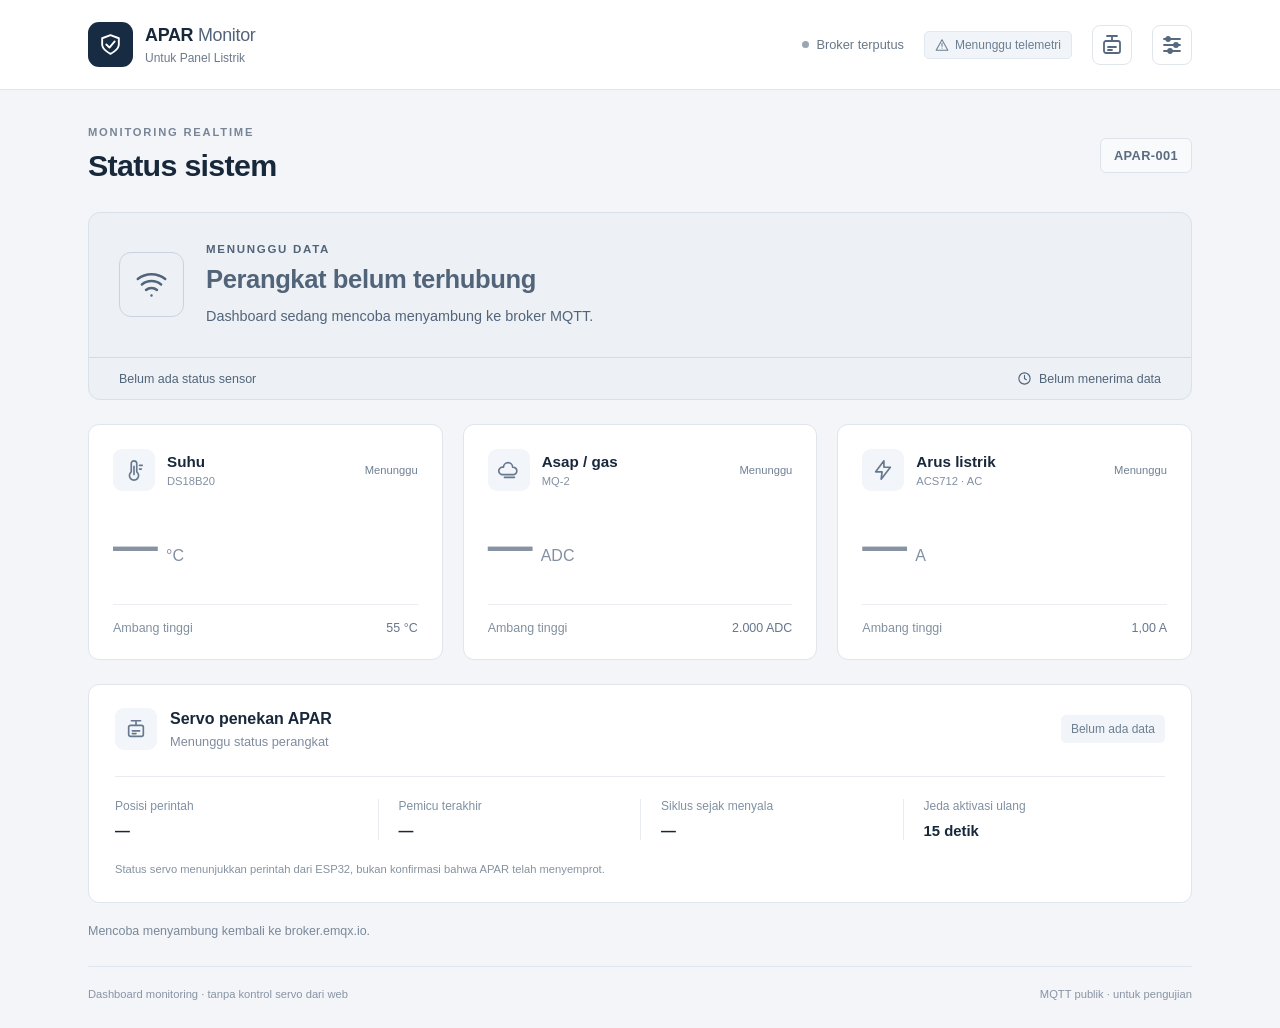
<file: index.html>
<!doctype html>
<html lang="id">
<head>
<meta charset="utf-8"><meta name="viewport" content="width=device-width,initial-scale=1">
<title>APAR Monitor — Status Sistem</title><meta name="description" content="Dashboard MQTT untuk memantau suhu, asap, arus AC, dan status servo ESP32 secara realtime.">
<link rel="icon" href="data:image/svg+xml,%3Csvg xmlns='http://www.w3.org/2000/svg' viewBox='0 0 48 48'%3E%3Crect width='48' height='48' rx='12' fill='%23132335'/%3E%3Ctext x='24' y='34' text-anchor='middle' font-family='sans-serif' font-weight='bold' font-size='32' fill='white'%3EA%3C/text%3E%3C/svg%3E">
<link rel="stylesheet" href="style.css"><script defer src="mqtt.min.js"></script><script defer src="core.js"></script><script defer src="app.js"></script>
</head><body>
<svg class="sprite" aria-hidden="true" xmlns="http://www.w3.org/2000/svg"><defs>
<symbol id="i-shield" viewBox="0 0 24 24"><path d="M12 3 20 6v6c0 5-8 9-8 9s-8-4-8-9V6Z"/><path d="m8 12 3 3 5-6"/></symbol>
<symbol id="i-alert" viewBox="0 0 24 24"><path d="m12 3 10 18H2Z"/><path d="M12 9v5m0 3v.1"/></symbol>
<symbol id="i-clock" viewBox="0 0 24 24"><circle cx="12" cy="12" r="9"/><path d="M12 7v5l3 2"/></symbol>
<symbol id="i-temp" viewBox="0 0 24 24"><path d="M9 14V5a3 3 0 0 1 6 0v9a5 5 0 1 1-6 0Z"/><path d="M12 8v9m6-10h3m-3 4h2"/></symbol>
<symbol id="i-smoke" viewBox="0 0 24 24"><path d="M4 17h13a4 4 0 1 0-1-8 5 5 0 0 0-10 0 4 4 0 0 0-2 8Zm3 3h11"/></symbol>
<symbol id="i-bolt" viewBox="0 0 24 24"><path d="m13 2-9 12h7l-1 8 10-13h-7Z"/></symbol>
<symbol id="i-wifi" viewBox="0 0 24 24"><path d="M2 8a16 16 0 0 1 20 0M5 12a11 11 0 0 1 14 0m-11 4a6 6 0 0 1 8 0m-4 4h.01"/></symbol>
<symbol id="i-settings" viewBox="0 0 24 24"><path d="M4 6h16M4 12h16M4 18h16"/><circle cx="8" cy="6" r="2"/><circle cx="16" cy="12" r="2"/><circle cx="10" cy="18" r="2"/></symbol>
<symbol id="i-servo" viewBox="0 0 24 24"><rect x="4" y="8" width="16" height="12" rx="2"/><path d="M12 8V3m-5 0h10M8 14h8m-8 3h4"/></symbol>
<symbol id="i-arrow" viewBox="0 0 24 24"><path d="M5 12h14m-5-5 5 5-5 5"/></symbol>
<symbol id="i-close" viewBox="0 0 24 24"><path d="m6 6 12 12M6 18 18 6"/></symbol>
</defs></svg>
<header><div class="header-inner"><a href="#" class="brand"><span class="brand-mark"><svg><use href="#i-shield"/></svg></span><div>APAR <b>Monitor</b><small>Untuk Panel Listrik</small></div></a><div class="header-actions"><span class="connection" id="broker-status"><i></i>Menghubungkan</span><span class="verifikasi" id="verifikasi-badge" hidden><svg><use id="verifikasi-icon" href="#i-shield"/></svg><span id="verifikasi-text">Belum terverifikasi</span></span><button id="trigger-settings" class="icon-button" aria-label="Pengaturan pemicu" title="Pengaturan pemicu"><svg><use href="#i-servo"/></svg></button><button id="settings" class="icon-button" aria-label="Pengaturan koneksi" title="Pengaturan koneksi"><svg><use href="#i-settings"/></svg></button></div></div></header>
<main>
<div class="page-heading"><div><span class="eyebrow">MONITORING REALTIME</span><h1>Status sistem</h1></div><span class="device-name" id="device-name">APAR-001</span></div>
<div class="demo-bar" id="demo-bar" hidden><strong>MODE DEMO — bukan data alat</strong><button id="demo-normal">Normal</button><button id="demo-danger">Darurat</button><button id="demo-offline">Terputus</button><button id="demo-exit">Kembali ke MQTT</button></div>
<section class="status-banner waiting" id="status-banner" aria-label="Status sistem"><div class="status-main"><div class="status-icon"><svg><use id="status-icon" href="#i-wifi"/></svg></div><div><div class="status-label" id="status-label">MENUNGGU DATA</div><h2 id="status-title">Perangkat belum terhubung</h2><p id="status-detail">Menunggu pembacaan terbaru dari ESP32.</p></div></div><div class="status-bottom"><span id="trigger-text">Belum ada status sensor</span><span class="last-updated"><svg><use href="#i-clock"/></svg><span id="last-updated">Belum menerima data</span></span></div></section>
<section class="servo-alert" id="servo-alert" hidden aria-live="polite"><span class="servo-alert-icon"><svg><use id="servo-alert-icon" href="#i-alert"/></svg></span><div class="servo-alert-body"><div class="servo-alert-label" id="servo-alert-label">SERVO BERGERAK</div><h2 id="servo-alert-title">Servo sedang diperintahkan menekan APAR</h2><p id="servo-alert-detail"></p><p class="servo-alert-rule" id="servo-alert-rule"></p></div><span class="servo-alert-age" id="servo-alert-age"></span></section>
<div class="cards">
<article class="sensor-card" id="card-temperature"><div class="card-top"><span class="sensor-icon"><svg><use href="#i-temp"/></svg></span><div><h2>Suhu</h2><span>DS18B20</span></div><span class="sensor-status" id="temperature-status">Menunggu</span></div><div class="reading"><strong id="temperature-value">—</strong><span>°C</span></div><div class="card-bottom"><span>Ambang tinggi</span><strong><span id="temperature-limit">55</span> °C</strong></div></article>
<article class="sensor-card" id="card-smoke"><div class="card-top"><span class="sensor-icon"><svg><use href="#i-smoke"/></svg></span><div><h2>Asap / gas</h2><span>MQ-2</span></div><span class="sensor-status" id="smoke-status">Menunggu</span></div><div class="reading"><strong id="smoke-value">—</strong><span>ADC</span></div><div class="card-bottom"><span>Ambang tinggi</span><strong><span id="smoke-limit">2000</span> ADC</strong></div></article>
<article class="sensor-card" id="card-current"><div class="card-top"><span class="sensor-icon"><svg><use href="#i-bolt"/></svg></span><div><h2>Arus listrik</h2><span>ACS712 · AC</span></div><span class="sensor-status" id="current-status">Menunggu</span></div><div class="reading"><strong id="current-value">—</strong><span>A</span></div><div class="card-bottom"><span>Ambang tinggi</span><strong><span id="current-limit">1,00</span> A</strong></div></article>
</div>
<section class="actuator"><div class="actuator-heading"><span class="sensor-icon"><svg><use href="#i-servo"/></svg></span><div><h2>Servo penekan APAR</h2><p id="servo-description">Menunggu status perangkat</p></div><span class="servo-badge" id="servo-badge">Belum ada data</span></div><div class="actuator-values"><div><span>Posisi perintah</span><strong id="servo-angle">—</strong></div><div><span>Pemicu terakhir</span><strong id="last-trigger">—</strong></div><div><span>Siklus sejak menyala</span><strong id="activation-count">—</strong></div><div><span>Jeda aktivasi ulang</span><strong id="repeat-delay">15 detik</strong></div></div><p class="actuator-note">Status servo menunjukkan perintah dari ESP32, bukan konfirmasi bahwa APAR telah menyemprot.</p></section>
<div class="connection-note" id="connection-note" role="status">Menghubungkan ke broker.emqx.io.</div><button type="button" class="urutan-reset" id="urutan-reset" hidden>Atur ulang urutan pesan</button>
<footer><span>Dashboard monitoring · tanpa kontrol servo dari web</span><span>MQTT publik · untuk pengujian</span></footer>
</main>
<dialog id="settings-dialog"><form id="settings-form"><div class="dialog-heading"><h2>Koneksi perangkat</h2><button type="button" class="icon-button" id="close-settings" aria-label="Tutup"><svg><use href="#i-close"/></svg></button></div><p>Gunakan topik yang sama dengan kode ESP32.</p><label>Topik MQTT<input id="topic-input" required maxlength="180" spellcheck="false" autocomplete="off"></label><label>ID perangkat<input id="device-input" required maxlength="40" pattern="[A-Za-z0-9_-]+" value="APAR-001" spellcheck="false"></label><div class="broker-info"><span>Broker</span><strong>broker.emqx.io</strong><span>WebSocket aman</span><strong>Port 8084 /mqtt</strong></div><p class="form-error" id="form-error"></p><button type="submit" class="primary-button">Simpan & hubungkan</button><button type="button" id="preview-demo" class="text-button">Lihat contoh tampilan</button><p class="small-note">Broker ini publik. Jangan kirim data pribadi atau informasi rahasia.</p></form></dialog>
<dialog id="trigger-dialog"><form id="trigger-form"><div class="dialog-heading"><h2>Pengaturan Pemicu</h2><button type="button" class="icon-button" id="close-trigger" aria-label="Tutup"><svg><use href="#i-close"/></svg></button></div>
<p class="sync-status" id="sync-status">Belum ada kondisi perangkat yang diterima.</p>
<div class="trigger-grid">
<div class="trigger-col"><h3>Sensor aktif</h3><label class="checkbox-label"><input type="checkbox" id="enable-suhu" checked> Suhu (DS18B20)</label><label class="checkbox-label"><input type="checkbox" id="enable-mq" checked> Asap / Gas (MQ-2)</label><label class="checkbox-label"><input type="checkbox" id="enable-arus" checked> Arus Listrik (ACS712)</label>
<h3>Logika pemicu</h3><label class="radio-label"><input type="radio" name="logic" value="or" checked> OR — salah satu exceed</label><label class="radio-label"><input type="radio" name="logic" value="and"> AND — min. jumlah exceed</label>
<h3>Jumlah minimum</h3><div class="min-radios"><label class="radio-label"><input type="radio" name="min" value="1" checked> 1</label><label class="radio-label"><input type="radio" name="min" value="2"> 2</label><label class="radio-label"><input type="radio" name="min" value="3"> 3</label></div></div>
<div class="trigger-col"><h3>Ambang batas</h3><div class="threshold-row"><label>Suhu</label><div class="threshold-input"><input type="number" id="threshold-suhu" value="55" min="1" max="200" step="0.5"><span>°C</span></div></div><div class="threshold-row"><label>MQ-2</label><div class="threshold-input"><input type="number" id="threshold-mq" value="2000" min="1" max="4095"><span>ADC</span></div></div><div class="threshold-row"><label>Arus</label><div class="threshold-input"><input type="number" id="threshold-arus" value="1.0" min="0.1" max="100" step="0.1"><span>A</span></div></div></div></div>
<label class="secret-field">Kunci config — harus sama dengan <code>MQTT_CONFIG_SECRET</code> di firmware<input type="password" id="config-secret" maxlength="64" autocomplete="off" spellcheck="false" placeholder="8-64 karakter ASCII"></label>
<p class="form-error" id="trigger-error"></p>
<div class="button-row"><button type="button" id="reset-trigger" class="text-button">Reset</button><button type="submit" class="primary-button">Simpan ke ESP32</button></div></form></dialog>
</body></html>
</file>
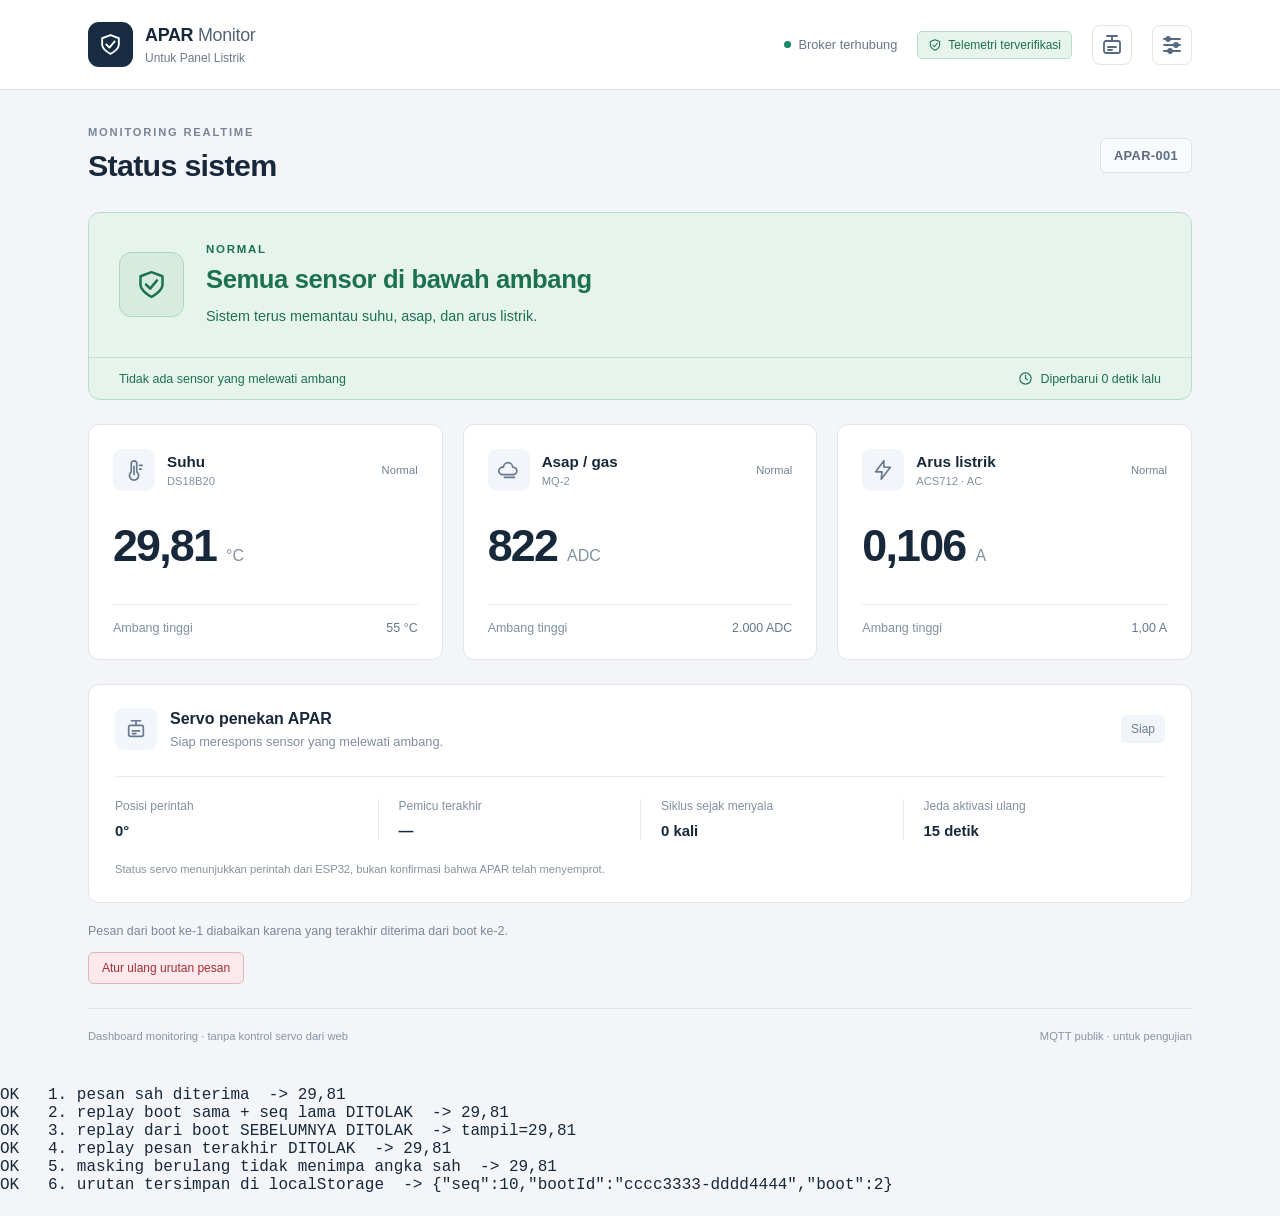
<file: _uji-replay.html>
<!doctype html>
<html lang="id">
<head>
<meta charset="utf-8"><meta name="viewport" content="width=device-width,initial-scale=1">
<title>APAR Monitor — Status Sistem</title><meta name="description" content="Dashboard MQTT untuk memantau suhu, asap, arus AC, dan status servo ESP32 secara realtime.">
<link rel="icon" href="data:image/svg+xml,%3Csvg xmlns='http://www.w3.org/2000/svg' viewBox='0 0 48 48'%3E%3Crect width='48' height='48' rx='12' fill='%23132335'/%3E%3Ctext x='24' y='34' text-anchor='middle' font-family='sans-serif' font-weight='bold' font-size='32' fill='white'%3EA%3C/text%3E%3C/svg%3E">
<link rel="stylesheet" href="style.css"><script>try{localStorage.setItem('apar-mqtt-config',JSON.stringify({topic:'apar/uji/telemetry',deviceId:'APAR-001'}));localStorage.setItem('apar-config-secret','KunciUji12345');}catch(e){}</script><script defer src="mqtt.min.js"></script><script defer src="_uji-replay-shim.js"></script><script defer src="core.js"></script><script defer src="app.js"></script>
</head><body>
<svg class="sprite" aria-hidden="true" xmlns="http://www.w3.org/2000/svg"><defs>
<symbol id="i-shield" viewBox="0 0 24 24"><path d="M12 3 20 6v6c0 5-8 9-8 9s-8-4-8-9V6Z"/><path d="m8 12 3 3 5-6"/></symbol>
<symbol id="i-alert" viewBox="0 0 24 24"><path d="m12 3 10 18H2Z"/><path d="M12 9v5m0 3v.1"/></symbol>
<symbol id="i-clock" viewBox="0 0 24 24"><circle cx="12" cy="12" r="9"/><path d="M12 7v5l3 2"/></symbol>
<symbol id="i-temp" viewBox="0 0 24 24"><path d="M9 14V5a3 3 0 0 1 6 0v9a5 5 0 1 1-6 0Z"/><path d="M12 8v9m6-10h3m-3 4h2"/></symbol>
<symbol id="i-smoke" viewBox="0 0 24 24"><path d="M4 17h13a4 4 0 1 0-1-8 5 5 0 0 0-10 0 4 4 0 0 0-2 8Zm3 3h11"/></symbol>
<symbol id="i-bolt" viewBox="0 0 24 24"><path d="m13 2-9 12h7l-1 8 10-13h-7Z"/></symbol>
<symbol id="i-wifi" viewBox="0 0 24 24"><path d="M2 8a16 16 0 0 1 20 0M5 12a11 11 0 0 1 14 0m-11 4a6 6 0 0 1 8 0m-4 4h.01"/></symbol>
<symbol id="i-settings" viewBox="0 0 24 24"><path d="M4 6h16M4 12h16M4 18h16"/><circle cx="8" cy="6" r="2"/><circle cx="16" cy="12" r="2"/><circle cx="10" cy="18" r="2"/></symbol>
<symbol id="i-servo" viewBox="0 0 24 24"><rect x="4" y="8" width="16" height="12" rx="2"/><path d="M12 8V3m-5 0h10M8 14h8m-8 3h4"/></symbol>
<symbol id="i-arrow" viewBox="0 0 24 24"><path d="M5 12h14m-5-5 5 5-5 5"/></symbol>
<symbol id="i-close" viewBox="0 0 24 24"><path d="m6 6 12 12M6 18 18 6"/></symbol>
</defs></svg>
<header><div class="header-inner"><a href="#" class="brand"><span class="brand-mark"><svg><use href="#i-shield"/></svg></span><div>APAR <b>Monitor</b><small>Untuk Panel Listrik</small></div></a><div class="header-actions"><span class="connection" id="broker-status"><i></i>Menghubungkan</span><span class="verifikasi" id="verifikasi-badge" hidden><svg><use id="verifikasi-icon" href="#i-shield"/></svg><span id="verifikasi-text">Belum terverifikasi</span></span><button id="trigger-settings" class="icon-button" aria-label="Pengaturan pemicu" title="Pengaturan pemicu"><svg><use href="#i-servo"/></svg></button><button id="settings" class="icon-button" aria-label="Pengaturan koneksi" title="Pengaturan koneksi"><svg><use href="#i-settings"/></svg></button></div></div></header>
<main>
<div class="page-heading"><div><span class="eyebrow">MONITORING REALTIME</span><h1>Status sistem</h1></div><span class="device-name" id="device-name">APAR-001</span></div>
<div class="demo-bar" id="demo-bar" hidden><strong>MODE DEMO — bukan data alat</strong><button id="demo-normal">Normal</button><button id="demo-danger">Darurat</button><button id="demo-offline">Terputus</button><button id="demo-exit">Kembali ke MQTT</button></div>
<section class="status-banner waiting" id="status-banner" aria-label="Status sistem"><div class="status-main"><div class="status-icon"><svg><use id="status-icon" href="#i-wifi"/></svg></div><div><div class="status-label" id="status-label">MENUNGGU DATA</div><h2 id="status-title">Perangkat belum terhubung</h2><p id="status-detail">Menunggu pembacaan terbaru dari ESP32.</p></div></div><div class="status-bottom"><span id="trigger-text">Belum ada status sensor</span><span class="last-updated"><svg><use href="#i-clock"/></svg><span id="last-updated">Belum menerima data</span></span></div></section>
<section class="servo-alert" id="servo-alert" hidden aria-live="polite"><span class="servo-alert-icon"><svg><use id="servo-alert-icon" href="#i-alert"/></svg></span><div class="servo-alert-body"><div class="servo-alert-label" id="servo-alert-label">SERVO BERGERAK</div><h2 id="servo-alert-title">Servo sedang diperintahkan menekan APAR</h2><p id="servo-alert-detail"></p><p class="servo-alert-rule" id="servo-alert-rule"></p></div><span class="servo-alert-age" id="servo-alert-age"></span></section>
<div class="cards">
<article class="sensor-card" id="card-temperature"><div class="card-top"><span class="sensor-icon"><svg><use href="#i-temp"/></svg></span><div><h2>Suhu</h2><span>DS18B20</span></div><span class="sensor-status" id="temperature-status">Menunggu</span></div><div class="reading"><strong id="temperature-value">—</strong><span>°C</span></div><div class="card-bottom"><span>Ambang tinggi</span><strong><span id="temperature-limit">55</span> °C</strong></div></article>
<article class="sensor-card" id="card-smoke"><div class="card-top"><span class="sensor-icon"><svg><use href="#i-smoke"/></svg></span><div><h2>Asap / gas</h2><span>MQ-2</span></div><span class="sensor-status" id="smoke-status">Menunggu</span></div><div class="reading"><strong id="smoke-value">—</strong><span>ADC</span></div><div class="card-bottom"><span>Ambang tinggi</span><strong><span id="smoke-limit">2000</span> ADC</strong></div></article>
<article class="sensor-card" id="card-current"><div class="card-top"><span class="sensor-icon"><svg><use href="#i-bolt"/></svg></span><div><h2>Arus listrik</h2><span>ACS712 · AC</span></div><span class="sensor-status" id="current-status">Menunggu</span></div><div class="reading"><strong id="current-value">—</strong><span>A</span></div><div class="card-bottom"><span>Ambang tinggi</span><strong><span id="current-limit">1,00</span> A</strong></div></article>
</div>
<section class="actuator"><div class="actuator-heading"><span class="sensor-icon"><svg><use href="#i-servo"/></svg></span><div><h2>Servo penekan APAR</h2><p id="servo-description">Menunggu status perangkat</p></div><span class="servo-badge" id="servo-badge">Belum ada data</span></div><div class="actuator-values"><div><span>Posisi perintah</span><strong id="servo-angle">—</strong></div><div><span>Pemicu terakhir</span><strong id="last-trigger">—</strong></div><div><span>Siklus sejak menyala</span><strong id="activation-count">—</strong></div><div><span>Jeda aktivasi ulang</span><strong id="repeat-delay">15 detik</strong></div></div><p class="actuator-note">Status servo menunjukkan perintah dari ESP32, bukan konfirmasi bahwa APAR telah menyemprot.</p></section>
<div class="connection-note" id="connection-note" role="status">Menghubungkan ke broker.emqx.io.</div><button type="button" class="urutan-reset" id="urutan-reset" hidden>Atur ulang urutan pesan</button>
<footer><span>Dashboard monitoring · tanpa kontrol servo dari web</span><span>MQTT publik · untuk pengujian</span></footer>
</main>
<dialog id="settings-dialog"><form id="settings-form"><div class="dialog-heading"><h2>Koneksi perangkat</h2><button type="button" class="icon-button" id="close-settings" aria-label="Tutup"><svg><use href="#i-close"/></svg></button></div><p>Gunakan topik yang sama dengan kode ESP32.</p><label>Topik MQTT<input id="topic-input" required maxlength="180" spellcheck="false" autocomplete="off"></label><label>ID perangkat<input id="device-input" required maxlength="40" pattern="[A-Za-z0-9_-]+" value="APAR-001" spellcheck="false"></label><div class="broker-info"><span>Broker</span><strong>broker.emqx.io</strong><span>WebSocket aman</span><strong>Port 8084 /mqtt</strong></div><p class="form-error" id="form-error"></p><button type="submit" class="primary-button">Simpan & hubungkan</button><button type="button" id="preview-demo" class="text-button">Lihat contoh tampilan</button><p class="small-note">Broker ini publik. Jangan kirim data pribadi atau informasi rahasia.</p></form></dialog>
<dialog id="trigger-dialog"><form id="trigger-form"><div class="dialog-heading"><h2>Pengaturan Pemicu</h2><button type="button" class="icon-button" id="close-trigger" aria-label="Tutup"><svg><use href="#i-close"/></svg></button></div>
<p class="sync-status" id="sync-status">Belum ada kondisi perangkat yang diterima.</p>
<div class="trigger-grid">
<div class="trigger-col"><h3>Sensor aktif</h3><label class="checkbox-label"><input type="checkbox" id="enable-suhu" checked> Suhu (DS18B20)</label><label class="checkbox-label"><input type="checkbox" id="enable-mq" checked> Asap / Gas (MQ-2)</label><label class="checkbox-label"><input type="checkbox" id="enable-arus" checked> Arus Listrik (ACS712)</label>
<h3>Logika pemicu</h3><label class="radio-label"><input type="radio" name="logic" value="or" checked> OR — salah satu exceed</label><label class="radio-label"><input type="radio" name="logic" value="and"> AND — min. jumlah exceed</label>
<h3>Jumlah minimum</h3><div class="min-radios"><label class="radio-label"><input type="radio" name="min" value="1" checked> 1</label><label class="radio-label"><input type="radio" name="min" value="2"> 2</label><label class="radio-label"><input type="radio" name="min" value="3"> 3</label></div></div>
<div class="trigger-col"><h3>Ambang batas</h3><div class="threshold-row"><label>Suhu</label><div class="threshold-input"><input type="number" id="threshold-suhu" value="55" min="1" max="200" step="0.5"><span>°C</span></div></div><div class="threshold-row"><label>MQ-2</label><div class="threshold-input"><input type="number" id="threshold-mq" value="2000" min="1" max="4095"><span>ADC</span></div></div><div class="threshold-row"><label>Arus</label><div class="threshold-input"><input type="number" id="threshold-arus" value="1.0" min="0.1" max="100" step="0.1"><span>A</span></div></div></div></div>
<label class="secret-field">Kunci config — harus sama dengan <code>MQTT_CONFIG_SECRET</code> di firmware<input type="password" id="config-secret" maxlength="64" autocomplete="off" spellcheck="false" placeholder="8-64 karakter ASCII"></label>
<p class="form-error" id="trigger-error"></p>
<div class="button-row"><button type="button" id="reset-trigger" class="text-button">Reset</button><button type="submit" class="primary-button">Simpan ke ESP32</button></div></form></dialog>
<script defer src="_uji-replay.js"></script></body></html>
</file>
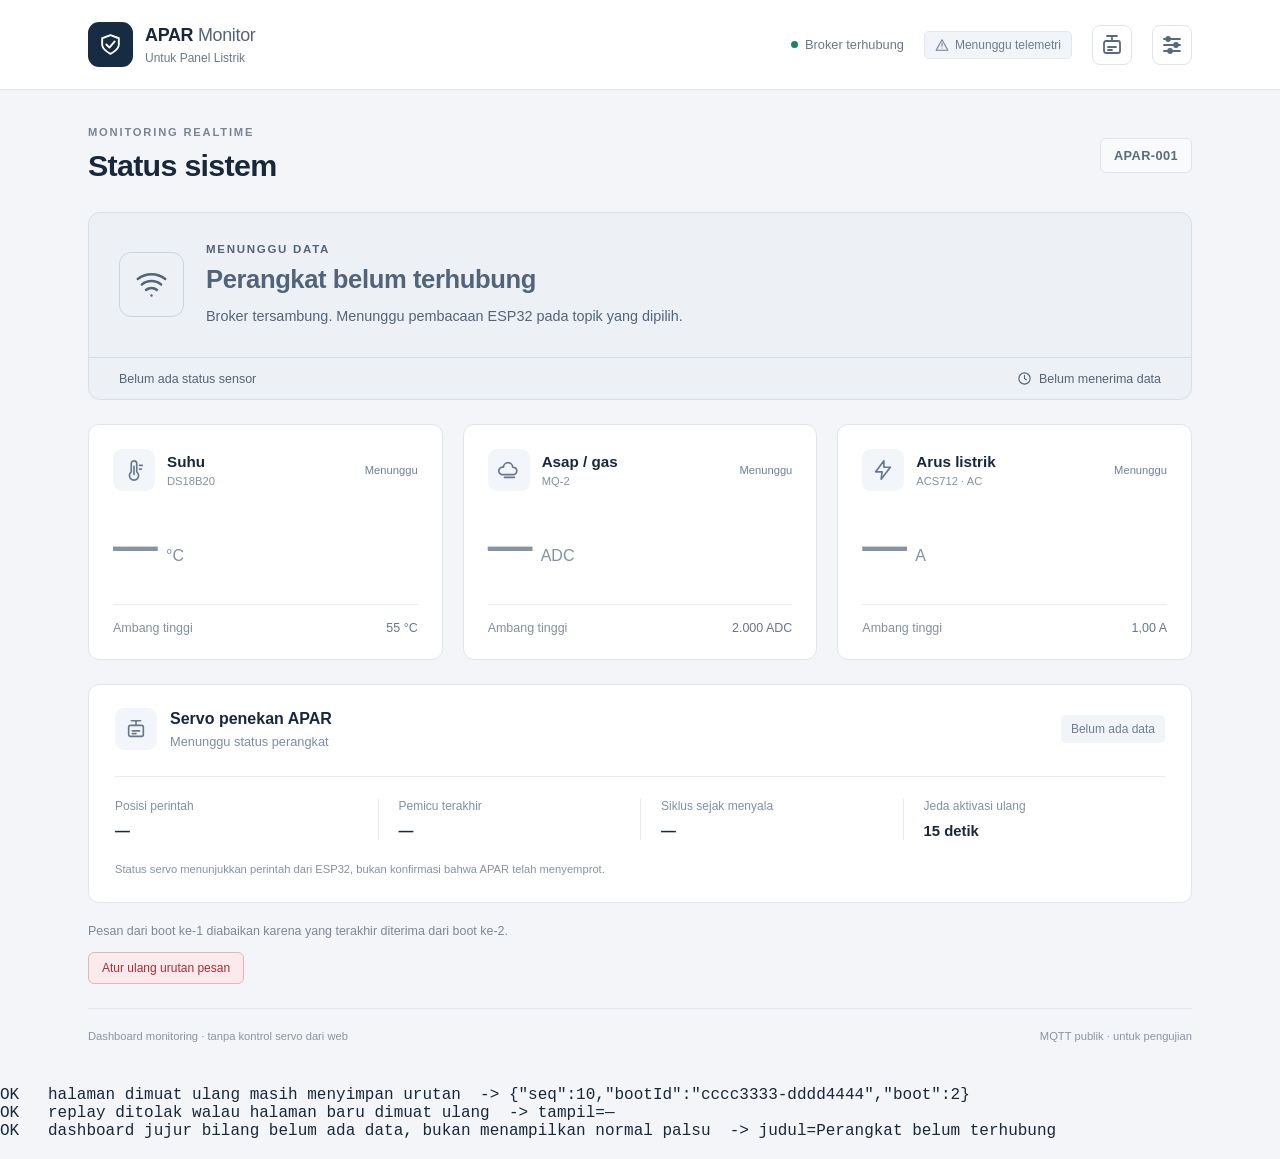
<file: _uji-replay2.html>
<!doctype html>
<html lang="id">
<head>
<meta charset="utf-8"><meta name="viewport" content="width=device-width,initial-scale=1">
<title>APAR Monitor — Status Sistem</title><meta name="description" content="Dashboard MQTT untuk memantau suhu, asap, arus AC, dan status servo ESP32 secara realtime.">
<link rel="icon" href="data:image/svg+xml,%3Csvg xmlns='http://www.w3.org/2000/svg' viewBox='0 0 48 48'%3E%3Crect width='48' height='48' rx='12' fill='%23132335'/%3E%3Ctext x='24' y='34' text-anchor='middle' font-family='sans-serif' font-weight='bold' font-size='32' fill='white'%3EA%3C/text%3E%3C/svg%3E">
<link rel="stylesheet" href="style.css"><script>try{localStorage.setItem('apar-mqtt-config',JSON.stringify({topic:'apar/uji/telemetry',deviceId:'APAR-001'}));localStorage.setItem('apar-config-secret','KunciUji12345');}catch(e){}</script><script defer src="mqtt.min.js"></script><script defer src="_uji-replay-shim.js"></script><script defer src="core.js"></script><script defer src="app.js"></script>
</head><body>
<svg class="sprite" aria-hidden="true" xmlns="http://www.w3.org/2000/svg"><defs>
<symbol id="i-shield" viewBox="0 0 24 24"><path d="M12 3 20 6v6c0 5-8 9-8 9s-8-4-8-9V6Z"/><path d="m8 12 3 3 5-6"/></symbol>
<symbol id="i-alert" viewBox="0 0 24 24"><path d="m12 3 10 18H2Z"/><path d="M12 9v5m0 3v.1"/></symbol>
<symbol id="i-clock" viewBox="0 0 24 24"><circle cx="12" cy="12" r="9"/><path d="M12 7v5l3 2"/></symbol>
<symbol id="i-temp" viewBox="0 0 24 24"><path d="M9 14V5a3 3 0 0 1 6 0v9a5 5 0 1 1-6 0Z"/><path d="M12 8v9m6-10h3m-3 4h2"/></symbol>
<symbol id="i-smoke" viewBox="0 0 24 24"><path d="M4 17h13a4 4 0 1 0-1-8 5 5 0 0 0-10 0 4 4 0 0 0-2 8Zm3 3h11"/></symbol>
<symbol id="i-bolt" viewBox="0 0 24 24"><path d="m13 2-9 12h7l-1 8 10-13h-7Z"/></symbol>
<symbol id="i-wifi" viewBox="0 0 24 24"><path d="M2 8a16 16 0 0 1 20 0M5 12a11 11 0 0 1 14 0m-11 4a6 6 0 0 1 8 0m-4 4h.01"/></symbol>
<symbol id="i-settings" viewBox="0 0 24 24"><path d="M4 6h16M4 12h16M4 18h16"/><circle cx="8" cy="6" r="2"/><circle cx="16" cy="12" r="2"/><circle cx="10" cy="18" r="2"/></symbol>
<symbol id="i-servo" viewBox="0 0 24 24"><rect x="4" y="8" width="16" height="12" rx="2"/><path d="M12 8V3m-5 0h10M8 14h8m-8 3h4"/></symbol>
<symbol id="i-arrow" viewBox="0 0 24 24"><path d="M5 12h14m-5-5 5 5-5 5"/></symbol>
<symbol id="i-close" viewBox="0 0 24 24"><path d="m6 6 12 12M6 18 18 6"/></symbol>
</defs></svg>
<header><div class="header-inner"><a href="#" class="brand"><span class="brand-mark"><svg><use href="#i-shield"/></svg></span><div>APAR <b>Monitor</b><small>Untuk Panel Listrik</small></div></a><div class="header-actions"><span class="connection" id="broker-status"><i></i>Menghubungkan</span><span class="verifikasi" id="verifikasi-badge" hidden><svg><use id="verifikasi-icon" href="#i-shield"/></svg><span id="verifikasi-text">Belum terverifikasi</span></span><button id="trigger-settings" class="icon-button" aria-label="Pengaturan pemicu" title="Pengaturan pemicu"><svg><use href="#i-servo"/></svg></button><button id="settings" class="icon-button" aria-label="Pengaturan koneksi" title="Pengaturan koneksi"><svg><use href="#i-settings"/></svg></button></div></div></header>
<main>
<div class="page-heading"><div><span class="eyebrow">MONITORING REALTIME</span><h1>Status sistem</h1></div><span class="device-name" id="device-name">APAR-001</span></div>
<div class="demo-bar" id="demo-bar" hidden><strong>MODE DEMO — bukan data alat</strong><button id="demo-normal">Normal</button><button id="demo-danger">Darurat</button><button id="demo-offline">Terputus</button><button id="demo-exit">Kembali ke MQTT</button></div>
<section class="status-banner waiting" id="status-banner" aria-label="Status sistem"><div class="status-main"><div class="status-icon"><svg><use id="status-icon" href="#i-wifi"/></svg></div><div><div class="status-label" id="status-label">MENUNGGU DATA</div><h2 id="status-title">Perangkat belum terhubung</h2><p id="status-detail">Menunggu pembacaan terbaru dari ESP32.</p></div></div><div class="status-bottom"><span id="trigger-text">Belum ada status sensor</span><span class="last-updated"><svg><use href="#i-clock"/></svg><span id="last-updated">Belum menerima data</span></span></div></section>
<section class="servo-alert" id="servo-alert" hidden aria-live="polite"><span class="servo-alert-icon"><svg><use id="servo-alert-icon" href="#i-alert"/></svg></span><div class="servo-alert-body"><div class="servo-alert-label" id="servo-alert-label">SERVO BERGERAK</div><h2 id="servo-alert-title">Servo sedang diperintahkan menekan APAR</h2><p id="servo-alert-detail"></p><p class="servo-alert-rule" id="servo-alert-rule"></p></div><span class="servo-alert-age" id="servo-alert-age"></span></section>
<div class="cards">
<article class="sensor-card" id="card-temperature"><div class="card-top"><span class="sensor-icon"><svg><use href="#i-temp"/></svg></span><div><h2>Suhu</h2><span>DS18B20</span></div><span class="sensor-status" id="temperature-status">Menunggu</span></div><div class="reading"><strong id="temperature-value">—</strong><span>°C</span></div><div class="card-bottom"><span>Ambang tinggi</span><strong><span id="temperature-limit">55</span> °C</strong></div></article>
<article class="sensor-card" id="card-smoke"><div class="card-top"><span class="sensor-icon"><svg><use href="#i-smoke"/></svg></span><div><h2>Asap / gas</h2><span>MQ-2</span></div><span class="sensor-status" id="smoke-status">Menunggu</span></div><div class="reading"><strong id="smoke-value">—</strong><span>ADC</span></div><div class="card-bottom"><span>Ambang tinggi</span><strong><span id="smoke-limit">2000</span> ADC</strong></div></article>
<article class="sensor-card" id="card-current"><div class="card-top"><span class="sensor-icon"><svg><use href="#i-bolt"/></svg></span><div><h2>Arus listrik</h2><span>ACS712 · AC</span></div><span class="sensor-status" id="current-status">Menunggu</span></div><div class="reading"><strong id="current-value">—</strong><span>A</span></div><div class="card-bottom"><span>Ambang tinggi</span><strong><span id="current-limit">1,00</span> A</strong></div></article>
</div>
<section class="actuator"><div class="actuator-heading"><span class="sensor-icon"><svg><use href="#i-servo"/></svg></span><div><h2>Servo penekan APAR</h2><p id="servo-description">Menunggu status perangkat</p></div><span class="servo-badge" id="servo-badge">Belum ada data</span></div><div class="actuator-values"><div><span>Posisi perintah</span><strong id="servo-angle">—</strong></div><div><span>Pemicu terakhir</span><strong id="last-trigger">—</strong></div><div><span>Siklus sejak menyala</span><strong id="activation-count">—</strong></div><div><span>Jeda aktivasi ulang</span><strong id="repeat-delay">15 detik</strong></div></div><p class="actuator-note">Status servo menunjukkan perintah dari ESP32, bukan konfirmasi bahwa APAR telah menyemprot.</p></section>
<div class="connection-note" id="connection-note" role="status">Menghubungkan ke broker.emqx.io.</div><button type="button" class="urutan-reset" id="urutan-reset" hidden>Atur ulang urutan pesan</button>
<footer><span>Dashboard monitoring · tanpa kontrol servo dari web</span><span>MQTT publik · untuk pengujian</span></footer>
</main>
<dialog id="settings-dialog"><form id="settings-form"><div class="dialog-heading"><h2>Koneksi perangkat</h2><button type="button" class="icon-button" id="close-settings" aria-label="Tutup"><svg><use href="#i-close"/></svg></button></div><p>Gunakan topik yang sama dengan kode ESP32.</p><label>Topik MQTT<input id="topic-input" required maxlength="180" spellcheck="false" autocomplete="off"></label><label>ID perangkat<input id="device-input" required maxlength="40" pattern="[A-Za-z0-9_-]+" value="APAR-001" spellcheck="false"></label><div class="broker-info"><span>Broker</span><strong>broker.emqx.io</strong><span>WebSocket aman</span><strong>Port 8084 /mqtt</strong></div><p class="form-error" id="form-error"></p><button type="submit" class="primary-button">Simpan & hubungkan</button><button type="button" id="preview-demo" class="text-button">Lihat contoh tampilan</button><p class="small-note">Broker ini publik. Jangan kirim data pribadi atau informasi rahasia.</p></form></dialog>
<dialog id="trigger-dialog"><form id="trigger-form"><div class="dialog-heading"><h2>Pengaturan Pemicu</h2><button type="button" class="icon-button" id="close-trigger" aria-label="Tutup"><svg><use href="#i-close"/></svg></button></div>
<p class="sync-status" id="sync-status">Belum ada kondisi perangkat yang diterima.</p>
<div class="trigger-grid">
<div class="trigger-col"><h3>Sensor aktif</h3><label class="checkbox-label"><input type="checkbox" id="enable-suhu" checked> Suhu (DS18B20)</label><label class="checkbox-label"><input type="checkbox" id="enable-mq" checked> Asap / Gas (MQ-2)</label><label class="checkbox-label"><input type="checkbox" id="enable-arus" checked> Arus Listrik (ACS712)</label>
<h3>Logika pemicu</h3><label class="radio-label"><input type="radio" name="logic" value="or" checked> OR — salah satu exceed</label><label class="radio-label"><input type="radio" name="logic" value="and"> AND — min. jumlah exceed</label>
<h3>Jumlah minimum</h3><div class="min-radios"><label class="radio-label"><input type="radio" name="min" value="1" checked> 1</label><label class="radio-label"><input type="radio" name="min" value="2"> 2</label><label class="radio-label"><input type="radio" name="min" value="3"> 3</label></div></div>
<div class="trigger-col"><h3>Ambang batas</h3><div class="threshold-row"><label>Suhu</label><div class="threshold-input"><input type="number" id="threshold-suhu" value="55" min="1" max="200" step="0.5"><span>°C</span></div></div><div class="threshold-row"><label>MQ-2</label><div class="threshold-input"><input type="number" id="threshold-mq" value="2000" min="1" max="4095"><span>ADC</span></div></div><div class="threshold-row"><label>Arus</label><div class="threshold-input"><input type="number" id="threshold-arus" value="1.0" min="0.1" max="100" step="0.1"><span>A</span></div></div></div></div>
<label class="secret-field">Kunci config — harus sama dengan <code>MQTT_CONFIG_SECRET</code> di firmware<input type="password" id="config-secret" maxlength="64" autocomplete="off" spellcheck="false" placeholder="8-64 karakter ASCII"></label>
<p class="form-error" id="trigger-error"></p>
<div class="button-row"><button type="button" id="reset-trigger" class="text-button">Reset</button><button type="submit" class="primary-button">Simpan ke ESP32</button></div></form></dialog>
<script defer src="_uji-replay2.js"></script></body></html>
</file>
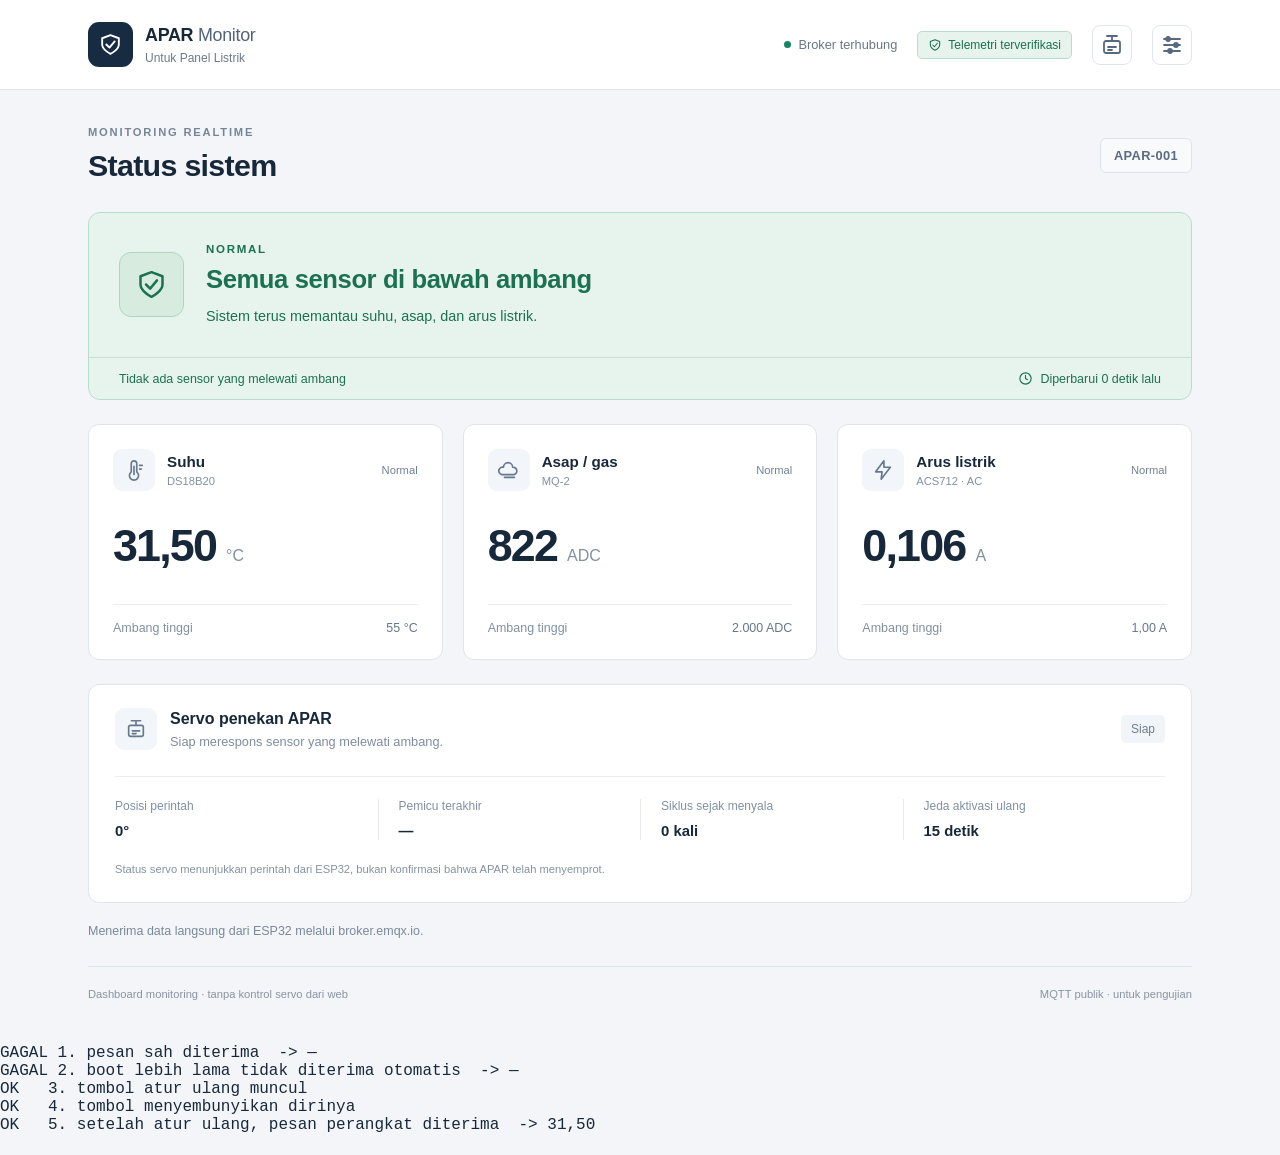
<file: _uji-replay3.html>
<!doctype html>
<html lang="id">
<head>
<meta charset="utf-8"><meta name="viewport" content="width=device-width,initial-scale=1">
<title>APAR Monitor — Status Sistem</title><meta name="description" content="Dashboard MQTT untuk memantau suhu, asap, arus AC, dan status servo ESP32 secara realtime.">
<link rel="icon" href="data:image/svg+xml,%3Csvg xmlns='http://www.w3.org/2000/svg' viewBox='0 0 48 48'%3E%3Crect width='48' height='48' rx='12' fill='%23132335'/%3E%3Ctext x='24' y='34' text-anchor='middle' font-family='sans-serif' font-weight='bold' font-size='32' fill='white'%3EA%3C/text%3E%3C/svg%3E">
<link rel="stylesheet" href="style.css"><script>try{localStorage.setItem('apar-mqtt-config',JSON.stringify({topic:'apar/uji/telemetry',deviceId:'APAR-001'}));localStorage.setItem('apar-config-secret','KunciUji12345');}catch(e){}</script><script defer src="mqtt.min.js"></script><script defer src="_uji-replay-shim.js"></script><script defer src="core.js"></script><script defer src="app.js"></script>
</head><body>
<svg class="sprite" aria-hidden="true" xmlns="http://www.w3.org/2000/svg"><defs>
<symbol id="i-shield" viewBox="0 0 24 24"><path d="M12 3 20 6v6c0 5-8 9-8 9s-8-4-8-9V6Z"/><path d="m8 12 3 3 5-6"/></symbol>
<symbol id="i-alert" viewBox="0 0 24 24"><path d="m12 3 10 18H2Z"/><path d="M12 9v5m0 3v.1"/></symbol>
<symbol id="i-clock" viewBox="0 0 24 24"><circle cx="12" cy="12" r="9"/><path d="M12 7v5l3 2"/></symbol>
<symbol id="i-temp" viewBox="0 0 24 24"><path d="M9 14V5a3 3 0 0 1 6 0v9a5 5 0 1 1-6 0Z"/><path d="M12 8v9m6-10h3m-3 4h2"/></symbol>
<symbol id="i-smoke" viewBox="0 0 24 24"><path d="M4 17h13a4 4 0 1 0-1-8 5 5 0 0 0-10 0 4 4 0 0 0-2 8Zm3 3h11"/></symbol>
<symbol id="i-bolt" viewBox="0 0 24 24"><path d="m13 2-9 12h7l-1 8 10-13h-7Z"/></symbol>
<symbol id="i-wifi" viewBox="0 0 24 24"><path d="M2 8a16 16 0 0 1 20 0M5 12a11 11 0 0 1 14 0m-11 4a6 6 0 0 1 8 0m-4 4h.01"/></symbol>
<symbol id="i-settings" viewBox="0 0 24 24"><path d="M4 6h16M4 12h16M4 18h16"/><circle cx="8" cy="6" r="2"/><circle cx="16" cy="12" r="2"/><circle cx="10" cy="18" r="2"/></symbol>
<symbol id="i-servo" viewBox="0 0 24 24"><rect x="4" y="8" width="16" height="12" rx="2"/><path d="M12 8V3m-5 0h10M8 14h8m-8 3h4"/></symbol>
<symbol id="i-arrow" viewBox="0 0 24 24"><path d="M5 12h14m-5-5 5 5-5 5"/></symbol>
<symbol id="i-close" viewBox="0 0 24 24"><path d="m6 6 12 12M6 18 18 6"/></symbol>
</defs></svg>
<header><div class="header-inner"><a href="#" class="brand"><span class="brand-mark"><svg><use href="#i-shield"/></svg></span><div>APAR <b>Monitor</b><small>Untuk Panel Listrik</small></div></a><div class="header-actions"><span class="connection" id="broker-status"><i></i>Menghubungkan</span><span class="verifikasi" id="verifikasi-badge" hidden><svg><use id="verifikasi-icon" href="#i-shield"/></svg><span id="verifikasi-text">Belum terverifikasi</span></span><button id="trigger-settings" class="icon-button" aria-label="Pengaturan pemicu" title="Pengaturan pemicu"><svg><use href="#i-servo"/></svg></button><button id="settings" class="icon-button" aria-label="Pengaturan koneksi" title="Pengaturan koneksi"><svg><use href="#i-settings"/></svg></button></div></div></header>
<main>
<div class="page-heading"><div><span class="eyebrow">MONITORING REALTIME</span><h1>Status sistem</h1></div><span class="device-name" id="device-name">APAR-001</span></div>
<div class="demo-bar" id="demo-bar" hidden><strong>MODE DEMO — bukan data alat</strong><button id="demo-normal">Normal</button><button id="demo-danger">Darurat</button><button id="demo-offline">Terputus</button><button id="demo-exit">Kembali ke MQTT</button></div>
<section class="status-banner waiting" id="status-banner" aria-label="Status sistem"><div class="status-main"><div class="status-icon"><svg><use id="status-icon" href="#i-wifi"/></svg></div><div><div class="status-label" id="status-label">MENUNGGU DATA</div><h2 id="status-title">Perangkat belum terhubung</h2><p id="status-detail">Menunggu pembacaan terbaru dari ESP32.</p></div></div><div class="status-bottom"><span id="trigger-text">Belum ada status sensor</span><span class="last-updated"><svg><use href="#i-clock"/></svg><span id="last-updated">Belum menerima data</span></span></div></section>
<section class="servo-alert" id="servo-alert" hidden aria-live="polite"><span class="servo-alert-icon"><svg><use id="servo-alert-icon" href="#i-alert"/></svg></span><div class="servo-alert-body"><div class="servo-alert-label" id="servo-alert-label">SERVO BERGERAK</div><h2 id="servo-alert-title">Servo sedang diperintahkan menekan APAR</h2><p id="servo-alert-detail"></p><p class="servo-alert-rule" id="servo-alert-rule"></p></div><span class="servo-alert-age" id="servo-alert-age"></span></section>
<div class="cards">
<article class="sensor-card" id="card-temperature"><div class="card-top"><span class="sensor-icon"><svg><use href="#i-temp"/></svg></span><div><h2>Suhu</h2><span>DS18B20</span></div><span class="sensor-status" id="temperature-status">Menunggu</span></div><div class="reading"><strong id="temperature-value">—</strong><span>°C</span></div><div class="card-bottom"><span>Ambang tinggi</span><strong><span id="temperature-limit">55</span> °C</strong></div></article>
<article class="sensor-card" id="card-smoke"><div class="card-top"><span class="sensor-icon"><svg><use href="#i-smoke"/></svg></span><div><h2>Asap / gas</h2><span>MQ-2</span></div><span class="sensor-status" id="smoke-status">Menunggu</span></div><div class="reading"><strong id="smoke-value">—</strong><span>ADC</span></div><div class="card-bottom"><span>Ambang tinggi</span><strong><span id="smoke-limit">2000</span> ADC</strong></div></article>
<article class="sensor-card" id="card-current"><div class="card-top"><span class="sensor-icon"><svg><use href="#i-bolt"/></svg></span><div><h2>Arus listrik</h2><span>ACS712 · AC</span></div><span class="sensor-status" id="current-status">Menunggu</span></div><div class="reading"><strong id="current-value">—</strong><span>A</span></div><div class="card-bottom"><span>Ambang tinggi</span><strong><span id="current-limit">1,00</span> A</strong></div></article>
</div>
<section class="actuator"><div class="actuator-heading"><span class="sensor-icon"><svg><use href="#i-servo"/></svg></span><div><h2>Servo penekan APAR</h2><p id="servo-description">Menunggu status perangkat</p></div><span class="servo-badge" id="servo-badge">Belum ada data</span></div><div class="actuator-values"><div><span>Posisi perintah</span><strong id="servo-angle">—</strong></div><div><span>Pemicu terakhir</span><strong id="last-trigger">—</strong></div><div><span>Siklus sejak menyala</span><strong id="activation-count">—</strong></div><div><span>Jeda aktivasi ulang</span><strong id="repeat-delay">15 detik</strong></div></div><p class="actuator-note">Status servo menunjukkan perintah dari ESP32, bukan konfirmasi bahwa APAR telah menyemprot.</p></section>
<div class="connection-note" id="connection-note" role="status">Menghubungkan ke broker.emqx.io.</div><button type="button" class="urutan-reset" id="urutan-reset" hidden>Atur ulang urutan pesan</button>
<footer><span>Dashboard monitoring · tanpa kontrol servo dari web</span><span>MQTT publik · untuk pengujian</span></footer>
</main>
<dialog id="settings-dialog"><form id="settings-form"><div class="dialog-heading"><h2>Koneksi perangkat</h2><button type="button" class="icon-button" id="close-settings" aria-label="Tutup"><svg><use href="#i-close"/></svg></button></div><p>Gunakan topik yang sama dengan kode ESP32.</p><label>Topik MQTT<input id="topic-input" required maxlength="180" spellcheck="false" autocomplete="off"></label><label>ID perangkat<input id="device-input" required maxlength="40" pattern="[A-Za-z0-9_-]+" value="APAR-001" spellcheck="false"></label><div class="broker-info"><span>Broker</span><strong>broker.emqx.io</strong><span>WebSocket aman</span><strong>Port 8084 /mqtt</strong></div><p class="form-error" id="form-error"></p><button type="submit" class="primary-button">Simpan & hubungkan</button><button type="button" id="preview-demo" class="text-button">Lihat contoh tampilan</button><p class="small-note">Broker ini publik. Jangan kirim data pribadi atau informasi rahasia.</p></form></dialog>
<dialog id="trigger-dialog"><form id="trigger-form"><div class="dialog-heading"><h2>Pengaturan Pemicu</h2><button type="button" class="icon-button" id="close-trigger" aria-label="Tutup"><svg><use href="#i-close"/></svg></button></div>
<p class="sync-status" id="sync-status">Belum ada kondisi perangkat yang diterima.</p>
<div class="trigger-grid">
<div class="trigger-col"><h3>Sensor aktif</h3><label class="checkbox-label"><input type="checkbox" id="enable-suhu" checked> Suhu (DS18B20)</label><label class="checkbox-label"><input type="checkbox" id="enable-mq" checked> Asap / Gas (MQ-2)</label><label class="checkbox-label"><input type="checkbox" id="enable-arus" checked> Arus Listrik (ACS712)</label>
<h3>Logika pemicu</h3><label class="radio-label"><input type="radio" name="logic" value="or" checked> OR — salah satu exceed</label><label class="radio-label"><input type="radio" name="logic" value="and"> AND — min. jumlah exceed</label>
<h3>Jumlah minimum</h3><div class="min-radios"><label class="radio-label"><input type="radio" name="min" value="1" checked> 1</label><label class="radio-label"><input type="radio" name="min" value="2"> 2</label><label class="radio-label"><input type="radio" name="min" value="3"> 3</label></div></div>
<div class="trigger-col"><h3>Ambang batas</h3><div class="threshold-row"><label>Suhu</label><div class="threshold-input"><input type="number" id="threshold-suhu" value="55" min="1" max="200" step="0.5"><span>°C</span></div></div><div class="threshold-row"><label>MQ-2</label><div class="threshold-input"><input type="number" id="threshold-mq" value="2000" min="1" max="4095"><span>ADC</span></div></div><div class="threshold-row"><label>Arus</label><div class="threshold-input"><input type="number" id="threshold-arus" value="1.0" min="0.1" max="100" step="0.1"><span>A</span></div></div></div></div>
<label class="secret-field">Kunci config — harus sama dengan <code>MQTT_CONFIG_SECRET</code> di firmware<input type="password" id="config-secret" maxlength="64" autocomplete="off" spellcheck="false" placeholder="8-64 karakter ASCII"></label>
<p class="form-error" id="trigger-error"></p>
<div class="button-row"><button type="button" id="reset-trigger" class="text-button">Reset</button><button type="submit" class="primary-button">Simpan ke ESP32</button></div></form></dialog>
<script defer src="_uji-replay3.js"></script></body></html>
</file>
<file: style.css>
:root{font-family:Inter,ui-sans-serif,-apple-system,BlinkMacSystemFont,"Segoe UI",sans-serif;color:#18283b;background:#f3f5f8;font-size:16px;font-synthesis:none;--muted:#6c798a;--border:#e0e5ec}*{box-sizing:border-box}body{margin:0}svg{width:24px;height:24px;fill:none;stroke:currentColor;stroke-width:1.8;stroke-linecap:round;stroke-linejoin:round;flex-shrink:0}.sprite{position:absolute;width:0;height:0;overflow:hidden}button,input{font:inherit}button{cursor:pointer}button:focus-visible,a:focus-visible{outline:3px solid #3687dc;outline-offset:4px}h1,h2,p{margin:0}a{color:inherit;text-decoration:none}header{background:#fff;border-bottom:1px solid var(--border)}.header-inner{max-width:1160px;margin:auto;padding:22px 28px;display:flex;align-items:center;justify-content:space-between;gap:20px}.brand{display:flex;align-items:center;gap:12px;font-size:1.12rem;font-weight:750;letter-spacing:-.3px}.brand b{font-weight:400;color:#536379}.brand small{display:block;font-size:.75rem;color:var(--muted);font-weight:400;letter-spacing:0;margin-top:5px}.brand-mark{display:grid;place-items:center;background:#172c43;color:white;border-radius:11px;width:45px;height:45px}.brand-mark svg{width:25px;height:25px}.header-actions{display:flex;gap:20px;align-items:center}.connection{font-size:.8rem;color:#68778a;display:flex;align-items:center;gap:7px}.connection i{display:block;width:7px;height:7px;border-radius:50%;background:#9aa6b4}.connection.online i{background:#168667}.verifikasi{font-size:.75rem;display:flex;align-items:center;gap:6px;padding:6px 10px;border-radius:5px;background:#f1f4f8;color:#6d7e91;border:1px solid #e2e8ef}.verifikasi svg{width:14px;height:14px}.verifikasi.ok{background:#e7f4ee;color:#1b7152;border-color:#b9dccb}.verifikasi.warn{background:#fff0e4;color:#a85816;border-color:#eed3b6}.verifikasi.bad{background:#fce9eb;color:#c52d39;border-color:#eeb3b7}.icon-button{display:grid;place-items:center;width:40px;height:40px;border:1px solid var(--border);border-radius:8px;color:#566980;background:white}.icon-button:hover{background:#f0f4f8}main{max-width:1160px;padding:36px 28px 24px;margin:auto}.page-heading{display:flex;align-items:center;justify-content:space-between;gap:20px;margin-bottom:26px}.eyebrow{display:block;font-size:.7rem;font-weight:650;letter-spacing:1.8px;color:#788597;margin-bottom:8px}h1{font-size:1.9rem;letter-spacing:-.7px;line-height:1.3}.device-name{font-size:.8rem;font-weight:600;padding:9px 13px;border:1px solid #dce3eb;border-radius:6px;color:#5b6b80;background:#f8fafc;letter-spacing:.4px}.status-banner{border-radius:12px;margin-bottom:24px;border:1px solid #d8e0e9;background:#edf1f5;overflow:hidden;color:#52647a}.status-main{display:flex;align-items:center;gap:22px;padding:30px}.status-icon{display:grid;place-items:center;border:1px solid #c9d3df;border-radius:12px;width:65px;height:65px;flex-shrink:0}.status-icon svg{width:33px;height:33px}.status-label{font-size:.72rem;letter-spacing:1.7px;font-weight:700;margin-bottom:8px}.status-main h2{font-size:1.6rem;line-height:1.3;letter-spacing:-.4px;font-weight:750}.status-main p{font-size:.9rem;line-height:1.55;margin-top:9px;max-width:730px}.status-bottom{padding:13px 30px;border-top:1px solid #d3dce6;display:flex;gap:15px;align-items:center;justify-content:space-between;font-size:.78rem}.last-updated{display:flex;align-items:center;gap:7px;white-space:nowrap}.last-updated svg{width:15px;height:15px}.status-banner.normal{background:#e7f4ee;border-color:#b9dccb;color:#1b7152}.normal .status-icon{border-color:#aed6c1;background:#d7ecdf}.normal .status-bottom{border-color:#c4e2d3}.status-banner.danger{background:#c7353e;color:#fff;border-color:#b9232d;box-shadow:0 5px 20px #a42e3612}.danger .status-icon{border-color:#ffffff66;background:#ffffff12}.danger .status-bottom{border-color:#ffffff33;background:#8a10151a}.status-banner.fault{background:#fff4dc;color:#845111;border-color:#edd4a1}.fault .status-icon{border-color:#e7c98c}.fault .status-bottom{border-color:#ecd6ae}.cards{display:grid;grid-template-columns:repeat(3,minmax(0,1fr));gap:20px;margin-bottom:24px}.sensor-card{background:white;border:1px solid var(--border);border-radius:11px;padding:24px;min-width:0}.card-top{display:flex;align-items:center;gap:12px}.sensor-icon{display:grid;place-items:center;width:42px;height:42px;background:#f2f5f9;color:#65788f;border-radius:9px;flex-shrink:0}.sensor-icon svg{width:22px;height:22px}.card-top h2{font-size:.95rem;font-weight:650}.card-top>div>span{font-size:.7rem;color:#8290a2;display:block;margin-top:5px}.sensor-status{font-size:.7rem;margin-left:auto;color:#718196;white-space:nowrap}.reading{display:flex;align-items:baseline;gap:10px;margin:29px 0 28px;min-height:56px}.reading strong{font-size:2.8rem;letter-spacing:-1.8px;line-height:1.15;font-weight:650;font-variant-numeric:tabular-nums}.reading>span{font-size:1rem;color:#8290a1;font-weight:400}.card-bottom{border-top:1px solid #e9edf2;padding-top:16px;display:flex;justify-content:space-between;gap:12px;font-size:.78rem;color:#8190a0}.card-bottom strong{color:#65778c;font-weight:500}.sensor-card.high{border-color:#e9a1a5;background:#fff9f9}.high .reading strong,.high .sensor-status,.high .sensor-icon{color:#c52d39}.high .sensor-icon{background:#fce9eb}.sensor-card.invalid .sensor-status{color:#a66d1e}.sensor-card.stale .reading{color:#8793a2}.actuator{background:#fff;border:1px solid var(--border);border-radius:11px;padding:23px 26px}.actuator-heading{display:flex;align-items:center;gap:13px}.actuator-heading h2{font-size:1rem;font-weight:650}.actuator-heading p{font-size:.8rem;color:#7f8c9e;margin-top:6px}.servo-badge{margin-left:auto;font-size:.75rem;background:#f1f4f8;color:#6d7e91;padding:7px 10px;border-radius:5px}.servo-badge.active{background:#fff0e4;color:#a85816}.actuator-values{display:grid;grid-template-columns:repeat(4,minmax(0,1fr));margin:26px 0 18px;border-top:1px solid #e8ecf1;padding-top:22px}.actuator-values>div{padding:0 20px;border-left:1px solid #e8ecf1}.actuator-values>div:first-child{padding-left:0;border:0}.actuator-values span{display:block;font-size:.75rem;color:#8190a2;margin-bottom:9px}.actuator-values strong{font-size:.93rem;font-weight:600;word-break:break-word}.actuator-note{font-size:.7rem;color:#8592a1;line-height:1.6;padding-top:3px}.connection-note{font-size:.78rem;color:#7a889a;padding:19px 0 0;line-height:1.6;min-height:38px}.urutan-reset{display:block;margin:10px 0 0;font-size:.75rem;padding:8px 13px;border:1px solid #e0b6ba;border-radius:6px;background:#fce9eb;color:#a42e36}footer{display:flex;justify-content:space-between;gap:15px;border-top:1px solid #dfe5ec;margin-top:24px;padding-top:19px;font-size:.7rem;color:#8994a4;line-height:1.6}dialog{width:calc(100% - 32px);max-width:490px;border:1px solid var(--border);border-radius:13px;padding:27px;color:#18283b;box-shadow:0 30px 80px #12213c30;max-height:90vh;overflow:auto}dialog::backdrop{background:#10213870;backdrop-filter:blur(2px)}.dialog-heading{display:flex;justify-content:space-between;align-items:center;gap:15px}.dialog-heading h2{font-size:1.2rem}dialog p{color:#758398;font-size:.85rem;line-height:1.6;margin:15px 0}label{display:grid;gap:8px;font-size:.82rem;font-weight:550;margin-top:20px}input{width:100%;border:1px solid #ccd6e1;border-radius:6px;padding:11px;font-size:.875rem;color:#24364e;background:#fff}input:focus{outline:2px solid #4884b7;outline-offset:1px}.broker-info{display:grid;grid-template-columns:1fr auto;gap:10px;background:#f4f6f9;border-radius:7px;padding:15px;margin-top:20px;font-size:.78rem;color:#76869a}.broker-info strong{font-weight:500;color:#455a73}.primary-button{background:#203952;color:#fff;border:0;border-radius:7px;padding:12px;width:100%;font-size:.875rem;font-weight:600}.text-button{background:none;border:0;display:block;color:#647e9b;margin:15px auto 0;font-size:.8rem}.form-error{color:#b52d36;min-height:8px}.small-note{font-size:.72rem!important;margin-bottom:0!important}.demo-bar{display:flex;align-items:center;gap:9px;padding:12px 14px;background:#fff3d7;color:#8c5a1a;border:1px solid #ecd9ad;border-radius:7px;margin-bottom:18px;flex-wrap:wrap;font-size:.75rem}.demo-bar strong{margin-right:auto}.demo-bar button{border:1px solid #dbbf8e;background:#fff9ed;color:#8c5a1a;border-radius:4px;padding:5px 9px;font-size:.72rem}[hidden]{display:none!important}
@media(min-width:1500px){main{padding-top:48px}.status-main{padding:35px}.reading{margin-top:35px;margin-bottom:34px}.status-main h2{font-size:1.85rem}}
@media(max-width:950px){.sensor-card{padding:19px}.cards{gap:14px}.sensor-status{font-size:.65rem}.card-top{gap:8px}.sensor-icon{width:34px;height:36px}.reading strong{font-size:2.4rem}.actuator-values>div{padding:0 12px}}
@media(max-width:700px){.header-inner{padding:17px 18px}.brand{font-size:1rem}.brand-mark{width:39px;height:41px}.brand small{font-size:.68rem}.header-actions{gap:10px}.connection{font-size:.7rem}.connection i{width:6px;height:6px}.verifikasi{font-size:.68rem;padding:5px 8px}.verifikasi #verifikasi-text{display:none}main{padding:27px 18px 20px}h1{font-size:1.6rem}.page-heading{margin-bottom:20px}.device-name{font-size:.7rem}.status-main{padding:24px 20px;gap:15px;align-items:flex-start}.status-icon{width:44px;height:47px;border-radius:8px}.status-icon svg{width:25px;height:25px}.status-main h2{font-size:1.3rem}.status-main p{font-size:.8rem}.status-label{font-size:.65rem;letter-spacing:1.2px}.status-bottom{padding:13px 20px;flex-direction:column;align-items:flex-start;gap:8px;font-size:.72rem}.cards{grid-template-columns:1fr;gap:12px}.sensor-card{padding:19px 21px;display:grid;grid-template-columns:1fr auto;gap:16px}.card-top{flex-wrap:wrap;gap:10px}.card-top .sensor-status{flex-basis:100%;margin-left:44px;margin-top:-7px;font-size:.73rem}.reading{margin:0;align-self:center;min-height:0}.reading strong{font-size:2.45rem}.reading>span{font-size:.85rem}.card-bottom{grid-column:1/3;padding-top:12px;font-size:.75rem}.card-top h2{font-size:.95rem}.actuator{padding:20px}.actuator-heading{flex-wrap:wrap}.actuator-heading h2{font-size:.9rem}.actuator-heading p{font-size:.75rem}.servo-badge{font-size:.7rem}.actuator-values{grid-template-columns:1fr 1fr;gap:24px 16px}.actuator-values>div{border:0;padding:0}.actuator-values span{font-size:.7rem;line-height:1.5;margin-bottom:6px}.actuator-values strong{font-size:.875rem}.actuator-note{font-size:.68rem}footer{flex-direction:column;gap:5px;margin-top:18px}.eyebrow{font-size:.64rem}.connection-note{font-size:.72rem}}
.trigger-section{margin-bottom:20px}.trigger-section h3{font-size:.85rem;font-weight:600;color:#3d4d5c;margin-bottom:10px}.checkbox-label{display:flex;align-items:center;gap:8px;cursor:pointer;font-size:.9rem;padding:6px 0}.checkbox-label input[type="checkbox"]{width:17px;height:17px;cursor:pointer}.radio-group{display:flex;flex-direction:column;gap:6px}.radio-label{display:flex;align-items:center;gap:8px;cursor:pointer;font-size:.9rem;padding:6px 0}.radio-label input[type="radio"]{width:17px;height:17px;cursor:pointer}.hint{font-size:.78rem;color:#6c798a;margin-bottom:8px}.trigger-section label{display:block;font-size:.85rem;margin-bottom:6px}.trigger-section input[type="number"]{width:100%;padding:8px 10px;border:1px solid var(--border);border-radius:6px;font-size:.9rem}.trigger-section input[type="number"]:focus{border-color:#3687dc;outline:none}.button-row{display:flex;justify-content:space-between;align-items:center;margin-top:16px;gap:12px}.form-error{color:#d64f4f;font-size:.82rem;margin:8px 0}
#trigger-dialog{width:580px;max-width:96vw;padding:24px}#trigger-dialog form>p:first-of-type{margin:0 0 16px;font-size:.85rem;color:var(--muted)}.trigger-grid{display:grid;grid-template-columns:1fr 1fr;gap:32px}.trigger-col h3{font-size:.75rem;font-weight:600;color:#3d4d5c;margin:0 0 10px;text-transform:uppercase;letter-spacing:.5px}.trigger-col .checkbox-label,.trigger-col .radio-label{padding:5px 0;font-size:.85rem}.min-radios{display:flex;gap:14px;margin-top:4px}.min-radios .radio-label{padding:5px 0}.threshold-row{display:flex;align-items:center;justify-content:space-between;margin-bottom:12px}.threshold-row label{font-size:.85rem;color:#3d4d5c}.threshold-input{display:flex;align-items:center;gap:6px}.threshold-input input{width:85px;padding:7px 9px;border:1px solid var(--border);border-radius:5px;font-size:.85rem;text-align:right}.threshold-input input:focus{border-color:#3687dc;outline:none}.threshold-input span{font-size:.78rem;color:var(--muted);min-width:28px}
@media(max-width:390px){.connection{max-width:95px}.brand small{display:none}.header-inner{gap:10px}.sensor-card{padding:17px}.reading strong{font-size:2.1rem}.actuator-heading .servo-badge{margin-left:46px}.status-main{gap:12px;padding:20px 17px}}
.servo-alert{display:flex;gap:16px;align-items:flex-start;padding:18px 20px;border-radius:12px;border:1px solid #edd4a1;background:#fff4dc;color:#845111;margin-bottom:24px}
.servo-alert.move{background:#a85816;border-color:#8f4a11;color:#fff;box-shadow:0 5px 20px #a8581612}
.servo-alert.recent{background:#fff4dc;border-color:#edd4a1;color:#845111}
.servo-alert-icon{display:grid;place-items:center;width:42px;height:42px;border-radius:9px;background:#8451111a;flex-shrink:0}
.servo-alert.move .servo-alert-icon{background:#ffffff2e}
.servo-alert-icon svg{width:23px;height:23px}
.servo-alert-body{flex:1;min-width:0}
.servo-alert-label{font-size:.7rem;letter-spacing:1.6px;font-weight:700;margin-bottom:7px;opacity:.9}
.servo-alert-body h2{font-size:1.05rem;font-weight:750;line-height:1.35;letter-spacing:-.2px}
.servo-alert-body p{font-size:.85rem;line-height:1.6;margin-top:7px;max-width:780px}
.servo-alert-body .servo-alert-rule{font-size:.78rem;opacity:.88}
.servo-alert-age{font-size:.75rem;white-space:nowrap;opacity:.85;padding-top:3px}
@media(max-width:700px){.servo-alert{gap:12px;padding:15px 16px;flex-wrap:wrap}.servo-alert-icon{width:36px;height:38px}.servo-alert-body h2{font-size:.95rem}.servo-alert-body p{font-size:.78rem}.servo-alert-age{flex-basis:100%;padding-top:0}}
#trigger-dialog .sync-status{font-size:.78rem;line-height:1.55;color:var(--muted);background:#f1f4f8;border:1px solid var(--border);border-radius:7px;padding:9px 11px;margin:0 0 16px}
#trigger-dialog .sync-status.ok{background:#e7f4ee;border-color:#b9dccb;color:#1b7152}
#trigger-dialog .sync-status.bad{background:#fff4dc;border-color:#edd4a1;color:#845111}
.secret-field{display:block;font-size:.8rem;color:#3d4d5c;margin-top:15px}
.secret-field code{font-size:.85em;background:#eef2f7;padding:1px 4px;border-radius:3px}
.secret-field input{width:100%;margin-top:7px;padding:9px 10px;border:1px solid var(--border);border-radius:6px;font-size:.85rem;font-family:ui-monospace,SFMono-Regular,Menlo,monospace}
.secret-field input:focus{border-color:#3687dc;outline:none}
</file>
